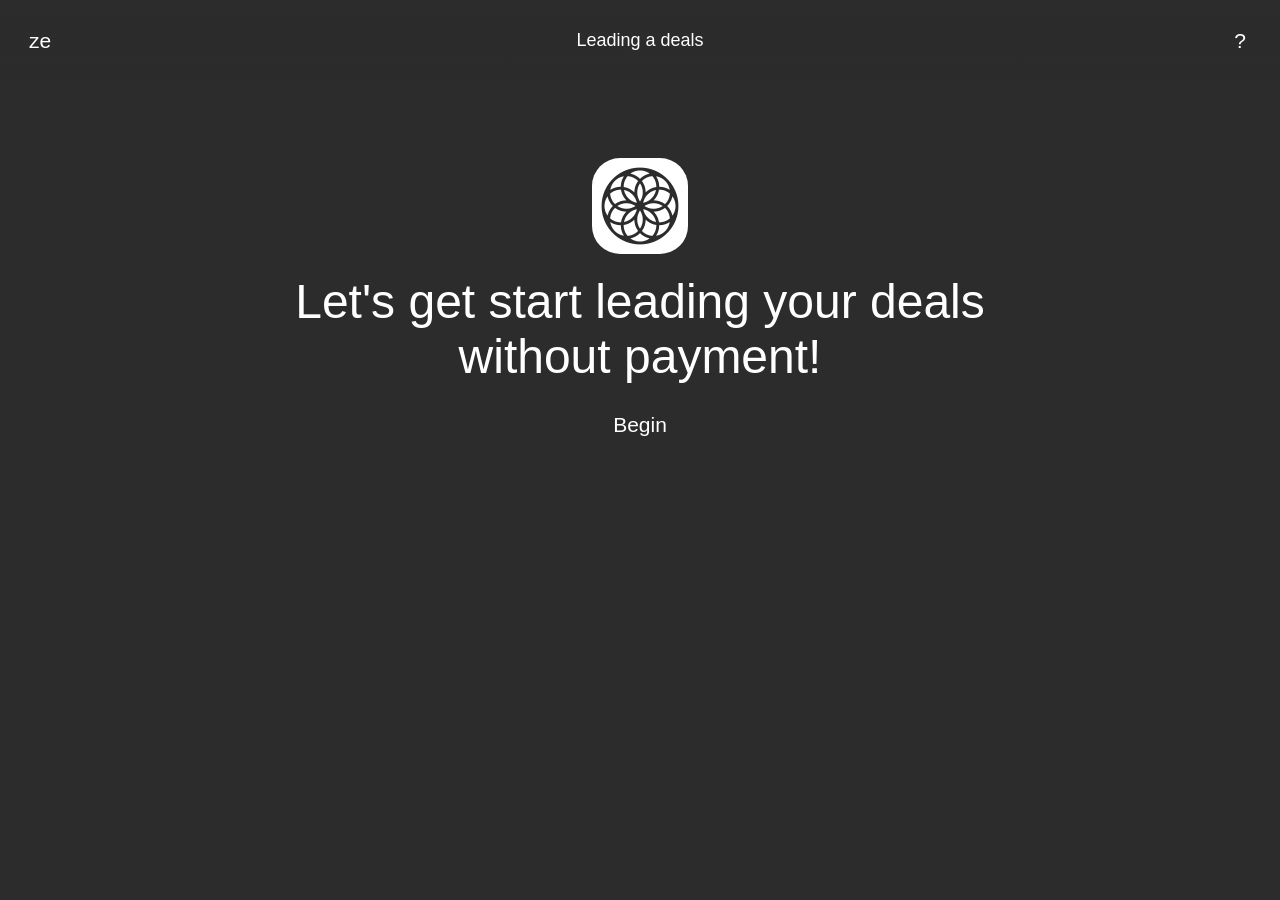
<file: deals/main.html>
<!doctype html>
<html>
    <head>
        <title>Leading a deals</title>
        <!-- Кодировка языка -->
        <meta
            charset="utf-8"
            >
        <!-- Лицо: Большое -->
        <link
            rel="apple-touch-icon"
            href="large.png"
            >
        <!-- Лицо: Маленькое -->
        <link
            rel="icon"
            href="small.png"
            >
        <!-- Тип -->
        <meta
            property="og:type"
            content="website"
            >
        <!-- Объяснение -->
        <meta
            name="description"
            content="Let's start counting and leading your usual deals now and get your profit immediately"
            >
        <!-- Обёртка -->
        <meta
            property="og:image"
            content="https://name.name/deals/preview.png">
        <!-- Ссылка -->
        <meta
            property="og:url"
            content="https://name.name/main.html"
            >
        <!-- Адаптация -->
        <meta
            name="viewport"
            content="width=device-width, initial-scale=1.0"
            >
        <style>
            :root
                 {
                /* 100% */
                --1111: #2c2c2c;
                --9191: #FFFFFF;
                /* 85% */
                --11185: #000000D9;
                --91985: #FFFFFFD9;
                /* 65% */
                --11165: #000000A6;
                --91965: #FFFFFFA6;
                /* 35% */
                --11135: #00000059;
                --91935: #FFFFFF59;
                /* 10% */
                --11110: #0000001A;
                --91910: #FFFFFF1A;
                /* 0% */
                --1110: #2c2c2c00;
                --9190: #FFFFFF00;
                }
            *
                {
                box-sizing: border-box;
                }
            a
                {
                text-decoration: none;
                color: inherit;
                }
            html
                {
                width: 100%;
                height: 100%;
                display: block;
                background: var(--1111);
                color: var(--9191);
                font-family: sans-serif;
                font-size: 21px;
                font-weight: 300;
                }
            body
                {
                width: 100%;
                 
                display: flex;
                flex-direction: column;
                align-items: center;
                 
                background: var(--111);
                 
                padding: 0px;
                margin: 0px;
                gap: 20px;
                 
                position: static;
                z-index: auto;
                }
            .space-between
                {
                width: 100%;
                 
                display: flex;
                flex-direction: row;
                justify-content: space-between;
                align-items: center;
                 
                padding-top: 18px;
                padding-right: 20px;
                padding-bottom: 18px;
                padding-left: 20px;
                 
                background: linear-gradient(to bottom, var(--1111), var(--1110));
                
                position: fixed;
                z-index: 1;
                 }
            .button
                {
                display: flex;
                align-items: center;
                justify-content: center;
                border-radius: 20px;
                overflow: hidden;
                transition: transform 0.2s ease;
                }
            .button:hover
                {
                backdrop-filter: blur(10px);
                background: var(--91910);
                }
            @media (max-width: 440px)
                {
                .space-between
                    {
                    padding-right: 30px;
                    padding-left: 30px;
                    }
                .button
                    {
                    backdrop-filter: blur(10px);
                    background: var(--91910);
                    }
                }
            </style>
        </head>
    <body>
        <!-- Верх -->
        <div
             class="space-between"
            >
                <!-- Фирма -->
                <a
                    href="../index.html"
                    class="button"
                    style=
                        "
                        height: 40px;
                        width: 40px;
                        font-size: 21px;
                        "
                    >ze
                    </a>
                <!-- Название -->
                <h1
                    style=
                        "
                        font-size: 18px;
                        font-weight: 500;
                        "
                    >Leading a deals
                    </h1>
                <!-- Продолжить -->
                <a
                    href="?/?.html"
                    class="button"
                    style=
                        "
                        height: 40px;
                        width: 40px;
                        font-size: 21px;
                        "
                    >?
                    </a>
                </div>
        <!-- Ряд -->
        <div
            style=
                "
                width: 100%;
                 
                display: flex;
                 
                margin-top: 78px;
                 
                gap: 20px;
                 
                padding-left: 20px;
                padding-right: 20px;
                 
                padding-top: 80px;
                padding-bottom: 80px;
                 
                flex-direction: column;
                justify-content: center;
                align-items: center; 
                "
            >
                <!-- Изображение -->
                <div
                    style=
                        "
                        height: 96px;
                        width: 96px;
                         
                        display: flex;
                        flex-direction: column;
                         
                        border-radius: 28px;
                        overflow: hidden;
                        "
                    >
                        <img
                            src="large.png"
                            style=
                                "
                                width: 100%;
                                display: block;
                                "
                            >
                        </div>
                <!-- Имя -->
                <h1
                    style=
                        "
                        max-width: 720px;
                         
                        font-size: 48px;
                        font-weight: 300;
                        text-align: center;
                         
                        margin: 0;
                        padding: 0;
                         
                        color: var(--9191);
                        "
                    > Let's get start leading your deals without payment!
                    </h1>
                <!-- Войти -->
                <a
                    href="services/entrance.html"
                    class="button"
                    style=
                        "
                        font-size: 21px;
                         
                        padding-top: 9px;
                        padding-right: 18px;
                        padding-bottom: 9px;
                        padding-left: 18px;
                        "
                    >Begin
                    </a>
        </body>
    </html>
</file>
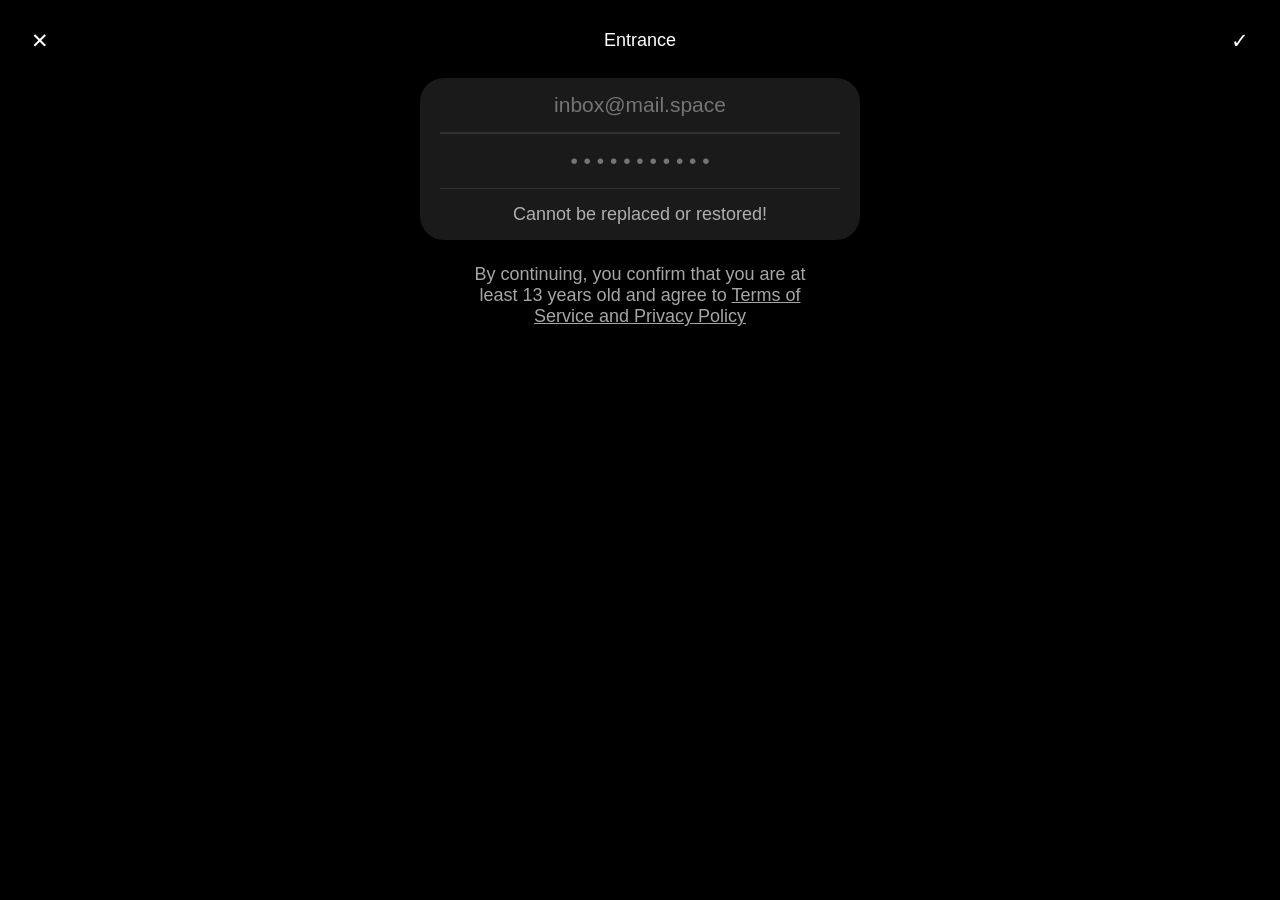
<file: entrance/entrance.html>
<!doctype html>
<html>
    <head>
        <title
            >Entrance
            </title>
        <!-- Кодировка языка -->
        <meta
            charset=
                "utf-8"
            >
        <!-- Лицо: Маленькое -->
        <link
            rel=
                "icon"
            href=
                "/content/small.png"
            >
        <!-- Веб Сайт -->
        <meta
            property=
                "og:type"
            content=
                "website"
            >
        <!-- Объяснение -->
        <meta
            name=
                "description"
            content=
                "Create or log in your personal account"
            >
        <!-- Обёртка -->
        <meta
            property=
                "og:image"
            content=
                "https://thephyrma.com/content/preview.png">
        <!-- Ссылка -->
        <meta
            property="og:url"
            content="https://thephyrma.com/entrance/entrance.html"
            >
        <!-- Адаптация -->
        <meta
            name="viewport"
            content="width=device-width, initial-scale=1.0"
            >
        <style>
            :root
                 {
                /* 100% */
                --1111: #000000;
                --9191: #FFFFFF;
                /* 85% */
                --11185: #000000D9;
                --91985: #FFFFFFD9;
                /* 65% */
                --11165: #000000A6;
                --91965: #FFFFFFA6;
                /* 35% */
                --11135: #00000059;
                --91935: #FFFFFF59;
                /* 10% */
                --11110: #0000001A;
                --91910: #FFFFFF1A;
                /* 0% */
                --1110: #00000000;
                --9190: #FFFFFF00;
                }
            *
                {
                box-sizing: border-box;
                }
            a
                {
                text-decoration: none;
                color: inherit;
                }
            html
                {
                width: 100%;
                height: 100%;
                display: block;
                background: var(--1111);
                color: var(--9191);
                font-family: sans-serif;
                font-size: 21px;
                font-weight: 300;
                }
            body
                {
                width: 100%;
                 
                display: flex;
                flex-direction: column;
                align-items: center;
                 
                background: var(--1111);
                 
                padding: 0px;
                margin: 0px;
                gap: 20px;
                 
                position: static;
                z-index: auto;
                }
            .space-between
                {
                width: 100%;
                 
                display: flex;
                flex-direction: row;
                justify-content: space-between;
                align-items: center;
                 
                padding-top: 18px;
                padding-right: 20px;
                padding-bottom: 18px;
                padding-left: 20px;
                 
                background: linear-gradient(to bottom, var(--1111), var(--1110));
                
                position: fixed;
                z-index: 1;
                 }
            .button
                {
                display: flex;
                align-items: center;
                justify-content: center;
                border-radius: 20px;
                overflow: hidden;
                transition: transform 0.2s ease;
                }
            .button:hover
                {
                backdrop-filter: blur(10px);
                background: var(--91910);
                }
            @media (max-width: 440px)
                {
                .space-between
                    {
                    padding-right: 30px;
                    padding-left: 30px;
                    }
                .button
                    {
                    backdrop-filter: blur(10px);
                    background: var(--91910);
                    }
                }
            </style>
        </head>
    <body>
        <!-- Верх -->
        <div
             class="space-between"
            >
                <!-- Вернутся -->
                <div
                    class="button"
                    style=
                        "
                        height: 40px;
                        width: 40px;
                        "
                    onclick=
                        "
                        history.back()
                        "
                        >✕
                    </div>
                <!-- Название -->
                <h1
                    style=
                        "
                        font-size: 18px;
                        font-weight: 500;
                        "
                    >Entrance
                    </h1>
                <!-- Продолжить -->
                <a
                    href="/account/account.html"
                    class="button"
                    style=
                        "
                        height: 40px;
                        width: 40px;
                        font-size: 21px;
                        "
                    >✓
                    </a>
                </div>
        <!-- Ряд -->
        <div
            style=
                "
                width: 100%;
                max-width: 440px;
                 
                display: flex;
                flex-direction: column;
                 
                border-radius: 24px;
                 
                padding: 0px;
                 
                gap: 0px;
                 
                margin-top: 78px;
                margin-left: 20px;
                margin-bottom: 2px;
                margin-right: 20px;
                 
                background: var(--91910);
                "
            >
                <!-- адрес -->
                <input
                    style=
                        "
                        width: auto;
                         
                        color: inherit;
                        font: inherit;
                        text-align: center;
                         
                        border: none;
                        border-radius: 20px;
                        outline: none;
                         
                        appearance: none;
                         
                        background-color: transparent;
                          
                        margin-top: 6px;
                        margin-right: 6px;
                        margin-bottom: 6px;
                        margin-left: 6px;
                          
                        padding-top: 9px;
                        padding-right: 14px;
                        padding-bottom: 9px;
                        padding-left: 14px;
                         
                        -webkit-appearance: none;
                        -moz-appearance: none;
                         
                        transition: background 0.2s ease;
                        "
                    onfocus=
                        "this.style.background='var(--91910)'"
                    onblur=
                        "this.style.background='transparent'"
                     type=
                        "email"
                     placeholder="inbox@mail.space"
                    >
                <!-- Черта -->
                <div
                    style=
                        "
                        height: 1.5px;
                        margin-right: 20px;
                        margin-left: 20px;
                        background: var(--91910);
                        "
                    >
                    </div>
                <!-- Ключ -->
                <input
                    style=
                        "
                        width: auto;
                         
                        color: inherit;
                        font: inherit;
                        text-align: center;
                         
                        border: none;
                        border-radius: 20px;
                        outline: none;
                        background-color: transparent;
                        appearance: none;
                          
                        margin-top: 6px;
                        margin-right: 6px;
                        margin-bottom: 6px;
                        margin-left: 6px;
                          
                        padding-top: 9px;
                        padding-right: 14px;
                        padding-bottom: 9px;
                        padding-left: 14px;
                         
                        -webkit-appearance: none;
                        -moz-appearance: none;
                        transition: background 0.2s ease;
                         
                        "
                    onfocus=
                        "this.style.background='var(--91910)'"
                    onblur=
                        "this.style.background='transparent'"
                     type="text"
                     placeholder="• • • • • • • • • • •"
                    >
                <!-- Черта -->
                <div
                    style=
                        "
                        height: 1.5px;
                        margin-right: 20px;
                        margin-left: 20px;
                        background: var(--91910);
                        "
                    >
                    </div>
                <!-- Уведомление -->
                <p
                    style=
                        "
                        font-size: 18px;
                        text-align: center;
                          
                        margin-top: 6px;
                        margin-right: 6px;
                        margin-bottom: 6px;
                        margin-left: 6px;
                          
                        padding-top: 9px;
                        padding-right: 14px;
                        padding-bottom: 9px;
                        padding-left: 14px;
                         
                        color: var(--91965);
                        "
                    >Cannot be replaced or restored!
                    </p>
                </div>
                <!-- Документики -->
                <p
                    style=
                        "
                        width: 100%;
                        max-width: 400px;
                         
                        font-size: 18px;
                        text-align: center;
                         
                        margin-top: 2px;
                        margin-left: 20px;
                        margin-bottom: 2px;
                        margin-right: 20px;
                         
                        padding-right: 20px;
                        padding-left: 20px;
                         
                        color: var(--91965);
                        "
                    >By continuing, you confirm that you are at least 13 years old and agree to
                    <a
                        href="service/documents.html"
                        style=
                            "
                            text-decoration: underline;
                            color:inherit;
                            "
                        >Terms of Service and Privacy Policy
                        </a>
                    </p>
        </body>
    </html>
</file>
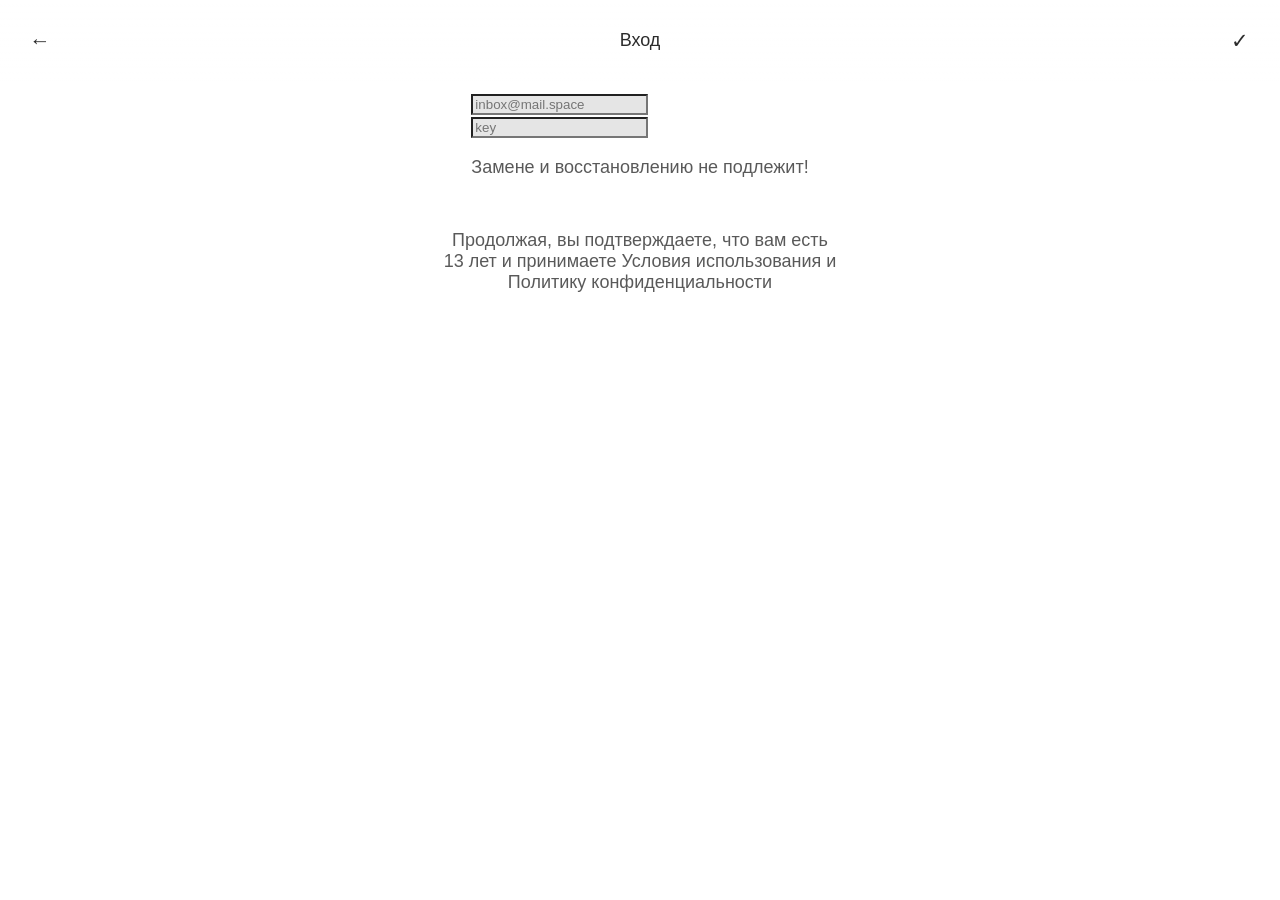
<file: services/enter.html>
<!-- Установки страницы -->
<html view="dark">
<head>
    <title>Entrance</title>
    <!-- Кодировка языка -->
    <meta
        charset="utf-8">
    <!-- Лицо: Большое -->
    <link
        rel="apple-touch-icon"
        href="pics/large.png">
    <!-- Лицо: Маленькое -->
    <link
        rel="icon"
        href="../pics/small.png">
    <!-- Веб Сайт -->
    <meta
        property="og:type"
        content="website">
    <!-- Объяснение -->
    <meta
        name="description"
        content="Create or log in tour personal account">
    <!-- Обёртка -->
    <meta
        property="og:image"
        content="https://name.name/pics/preview.png">
    <!-- Ссылка -->
    <meta
        property="og:url"
        content="https://name.name/services/entrance.html">
    <!-- Адаптация -->
    <meta
        name="viewport"
        content="width=device-width, initial-scale=1.0">
    <style>
        /* pallete */
        :root {
            /* dark */
             /* 100% */
            --000: #2c2c2c;
            --808: #FFFFFF;
             /* 85% */
            --00085: #000000D9;
            --80885: #FFFFFFD9;
             /* 65% */
            --00065: #000000A6;
            --80865: #FFFFFFA6;
             /* 35% */
            --00035: #00000059;
            --80835: #FFFFFF59;
              /* 10% */
            --00010: #0000001A;
            --80810: #FFFFFF1A;
             /* 0% */
            --0000: #2c2c2c00;
            --8080: #FFFFFF00; }
        /* light */
        html[view="light"] {
             /* 100% */
            --000: #FFFFFF;
            --808: #2c2c2c;
             /* 85% */
            --00085: #FFFFFFD9;
            --80885: #000000D9;
             /* 65% */
            --00065: #FFFFFFA6;
            --80865: #000000A6;
             /* 35% */
            --00035: #FFFFFF59;
            --80835: #00000059;
              /* 10% */
            --00010: #0000001A;
            --80810: #FFFFFF1A;
             /* 0% */
            --0000: #FFFFFF00;
            --8080: #2c2c2c00; }
        * {
            box-sizing: border-box; }
        a {
            text-decoration: none;
            color: inherit; }
        html {
            width: 100%;
            height: 100%;
            display: block;
            background: var(--000);
            color: var(--808);
            font-family: sans-serif;
            font-size: 21px;
            font-weight: 300; }
        body {
            width: 100%;
            display: flex;
            flex-direction: column;
            align-items: center;
            background: var(--000);
            padding: 0px;
            margin: 0px;
            gap: 0px;
            position: static;
            z-index: auto; }
        .space-between {
            width: 100%;
            display: flex;
            flex-direction: row;
            justify-content: space-between;
            align-items: center;
             
            padding-top: 18px;
            padding-right: 20px;
            padding-bottom: 18px;
            padding-left: 20px;
             
            background: linear-gradient(to bottom, var(--000), var(--0000));
            
            position: fixed;
            z-index: 1; }
        .button {
            display: flex;
            align-items: center;
            justify-content: center;
            border-radius: 20px;
            overflow: hidden;
            transition: transform 0.2s ease; }
        .button:hover {
            backdrop-filter: blur(10px);
            background: var(--80810); }
        /* Смена вида */
        html[view="light"] .button:hover {
            background: var(--00010); }
        @media (max-width: 440px) {
            .space-between {
                padding-right: 20px;
                padding-left: 20px; }
            .button {
                backdrop-filter: blur(10px);
                background: var(--0010); }
    </style>
    <script>
        // применить тему при загрузке
        (function () {
            const saved = localStorage.getItem('view');
            if (saved) {
                document.documentElement.setAttribute('view', saved);
            } else {
                const prefersDark = window.matchMedia('(prefers-color-scheme: dark)').matches;
                document.documentElement.setAttribute('view', prefersDark ? 'dark' : 'light'); }
        // следить за сменой темы устройства
        const media = window.matchMedia('(prefers-color-scheme: dark)');
            media.addEventListener('change', (e) => {
                 if (!localStorage.getItem('view')) {
                document.documentElement.setAttribute('view', e.matches ? 'dark' : 'light'); }
            });
        })();
    </script>
</head>
<body>
    <!-- Верх -->
    <div
         class="space-between">
            <!-- Вернутся -->
            <div
                class="button"
                style="
                    height: 40px;
                    width: 40px;"
                onclick="
                    history.back()"
                    >←
                </div>
            <!-- Название -->
            <h1
                style="
                    font-size: 18px;
                    font-weight: 500;">
                Вход
                </h1>
            <!-- Продолжить -->
            <a
                href="services/account.html"
                class="button"
                style="
                    height: 40px;
                    width: 40px;
                    font-size: 21px;">
                ✓</a>
            </div>
    <!-- Ряд -->
    <div
        style="
            border-radius: 28px;
            padding-top: 16px;
            padding-right: 20px;
            padding-bottom: 16px;
            padding-left: 20px;
            background: var(--80810);
            margin-top: 78px;
            max-width: 400px;">
        <!-- Имя -->
        <input
            style="
                color: var(--00035);
                background: var(--00010);"
             type="text"
             placeholder="inbox@mail.space">
        <!-- Черта -->
        <div
            style="
                height: 1.5px;
                width: 100%;
                background: var(--80810);"></div>
        <!-- Ключ -->
        <input
            style="
                color: var(--00035);
                background: var(--00010);"
             type="text"
             placeholder="key">
        <!-- Черта -->
        <div
            style="
                height: 1.5px;
                width: 100%;
                background: var(--80810);"></div>
        <!-- Уведомление -->
        <p
            style="
                font-size: 18px;
                text-align: center;
                color: var(--80865);">
            Замене и восстановлению не подлежит!
            </p>
        </div>
        <p
            style="
                font-size: 18px;
                text-align: center;
                max-width: 400px;
                color: var(--80865);">
            Продолжая, вы подтверждаете, что вам есть 13 лет и принимаете
            <a
                href="documents.html"
                style="
                    text-decoration:none;
                    color:inherit;">
                Условия использования и Политику конфиденциальности
                </a>
            </p>
</body>
</html>
</file>
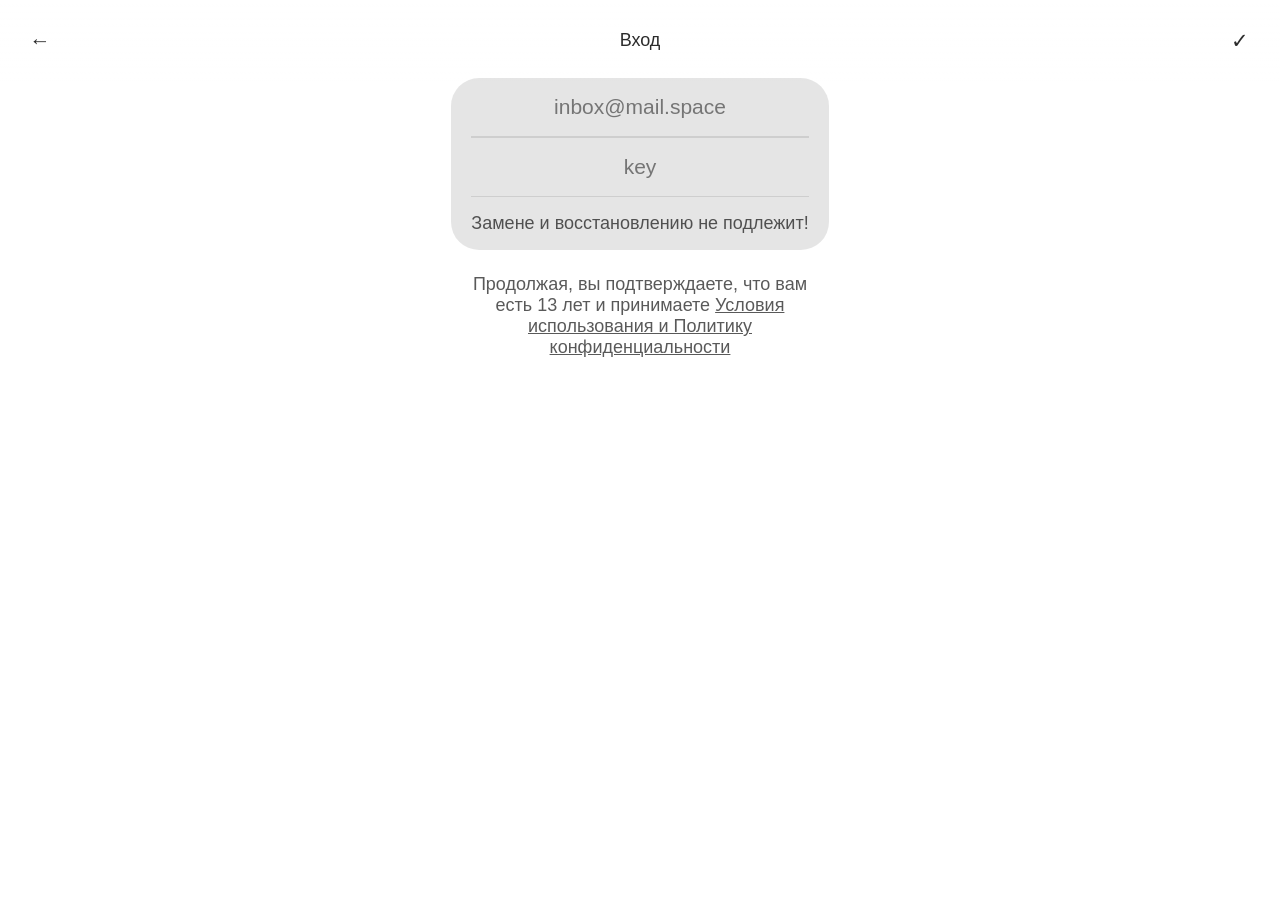
<file: services/entrance.html>
<!-- Установки страницы -->
<html view="dark">
<head>
    <title>Entrance</title>
    <!-- Кодировка языка -->
    <meta
        charset="utf-8">
    <!-- Кодировки цветов -->
    <link
        rel="stylesheet"
        href="../server/colors.css">
    <!-- Лицо: Большое -->
    <link
        rel="apple-touch-icon"
        href="pics/large.png">
    <!-- Лицо: Маленькое -->
    <link
        rel="icon"
        href="../pics/small.png">
    <!-- Веб Сайт -->
    <meta
        property="og:type"
        content="website">
    <!-- Объяснение -->
    <meta
        name="description"
        content="Create or log in tour personal account">
    <!-- Обёртка -->
    <meta
        property="og:image"
        content="https://name.name/pics/preview.png">
    <!-- Ссылка -->
    <meta
        property="og:url"
        content="https://name.name/services/entrance.html">
    <!-- Адаптация -->
    <meta
        name="viewport"
        content="width=device-width, initial-scale=1.0">
    <style>
        * {
            box-sizing: border-box; }
        a {
            text-decoration: none;
            color: inherit; }
        html {
            width: 100%;
            height: 100%;
            display: block;
            background: var(--000);
            color: var(--808);
            font-family: sans-serif;
            font-size: 21px;
            font-weight: 300; }
        body {
            width: 100%;
            display: flex;
            flex-direction: column;
            align-items: center;
            background: var(--000);
            padding: 0px;
            margin: 0px;
            gap: 20px;
            position: static;
            z-index: auto; }
        .space-between {
            width: 100%;
            display: flex;
            flex-direction: row;
            justify-content: space-between;
            align-items: center;
             
            padding-top: 18px;
            padding-right: 20px;
            padding-bottom: 18px;
            padding-left: 20px;
             
            background: linear-gradient(to bottom, var(--000), var(--0000));
            
            position: fixed;
            z-index: 1; }
        .button {
            display: flex;
            align-items: center;
            justify-content: center;
            border-radius: 20px;
            overflow: hidden;
            transition: transform 0.2s ease; }
        .button:hover {
            backdrop-filter: blur(10px);
            background: var(--80810); }
        /* Смена вида */
        html[view="light"] .button:hover {
            background: var(--00010); }
        @media (max-width: 440px) {
            .space-between {
                padding-right: 30px;
                padding-left: 30px; }
            .button {
                backdrop-filter: blur(10px);
                background: var(--80810); }
    </style>
    <script>
        // применить тему при загрузке
        (function () {
            const saved = localStorage.getItem('view');
            if (saved) {
                document.documentElement.setAttribute('view', saved);
            } else {
                const prefersDark = window.matchMedia('(prefers-color-scheme: dark)').matches;
                document.documentElement.setAttribute('view', prefersDark ? 'dark' : 'light'); }
        // следить за сменой темы устройства
        const media = window.matchMedia('(prefers-color-scheme: dark)');
            media.addEventListener('change', (e) => {
                 if (!localStorage.getItem('view')) {
                document.documentElement.setAttribute('view', e.matches ? 'dark' : 'light'); }
            });
        })();
    </script>
</head>
<body>
    <!-- Верх -->
    <div
         class="space-between">
            <!-- Вернутся -->
            <div
                class="button"
                style="
                    height: 40px;
                    width: 40px;"
                onclick="
                    history.back()"
                    >←
                </div>
            <!-- Название -->
            <h1
                style="
                    font-size: 18px;
                    font-weight: 500;">
                Вход
                </h1>
            <!-- Продолжить -->
            <a
                href="services/account.html"
                class="button"
                style="
                    height: 40px;
                    width: 40px;
                    font-size: 21px;">
                ✓</a>
            </div>
    <!-- Ряд -->
    <div
        style="
            display: flex;
            flex-direction: column;
            gap: 16px;
            border-radius: 28px;
            padding-top: 16px;
            padding-right: 20px;
            padding-bottom: 16px;
            padding-left: 20px;
            margin-top: 78px;
            margin-left: 20px;
            margin-bottom: 2px;
            margin-right: 20px;
            background: var(--80810);
            max-width: 440px;">
        <!-- Имя -->
        <input
            style="
                width: 100%;
                color: inherit;
                font: inherit;
                text-align: center;
                border: none;
                outline: none;
                background: transparent;"
                appearance: none;
                -webkit-appearance: none;
                -moz-appearance: none;
             type="text"
             placeholder="inbox@mail.space">
        <!-- Черта -->
        <div
            style="
                height: 1.5px;
                width: 100%;
                background: var(--80810);"></div>
        <!-- Ключ -->
        <input
            style="
                width: 100%;
                color: inherit;
                font: inherit;
                text-align: center;
                border: none;
                outline: none;
                background: transparent;"
                appearance: none;
                -webkit-appearance: none;
                -moz-appearance: none;
             type="text"
             placeholder="key">
        <!-- Черта -->
        <div
            style="
                height: 1.5px;
                width: 100%;
                background: var(--80810);"></div>
        <!-- Уведомление -->
        <p
            style="
                font-size: 18px;
                text-align: center;
                margin: 0;
                padding: 0;
                color: var(--80865);">
            Замене и восстановлению не подлежит!
            </p>
        </div>
        <p
            style="
                width: 100%;
                font-size: 18px;
                text-align: center;
                margin-top: 2px;
                margin-left: 20px;
                margin-bottom: 2px;
                margin-right: 20px;
                padding-right: 20px;
                padding-left: 20px;
                max-width: 400px;
                color: var(--80865);">
            Продолжая, вы подтверждаете, что вам есть 13 лет и принимаете
            <a
                href="documents.html"
                style="
                    text-decoration: underline;
                    color:inherit;">
                Условия использования и Политику конфиденциальности
                </a>
            </p>
</body>
</html>
</file>
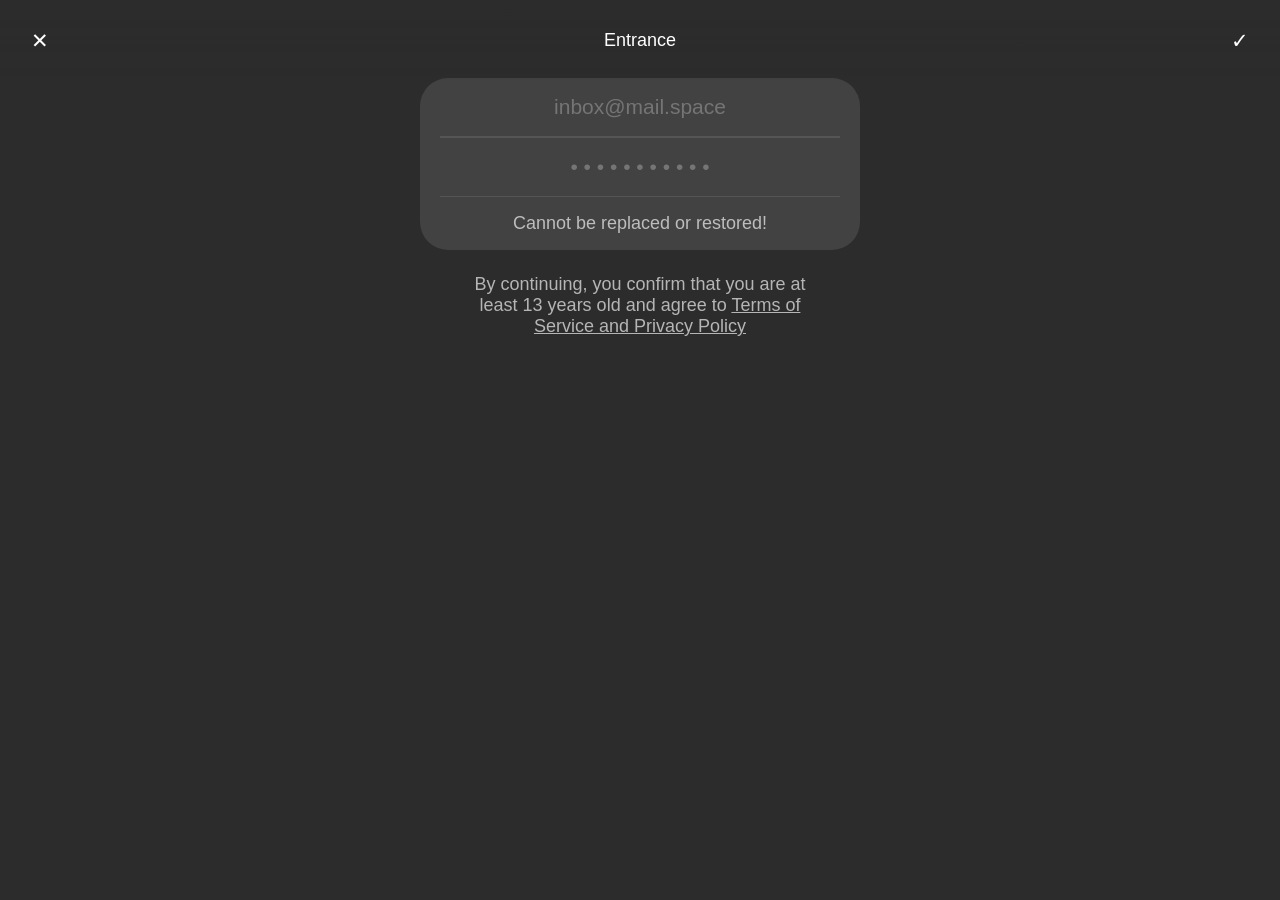
<file: deals/services/entrance.html>
<!doctype html>
<html>
    <head>
        <title>Entrance</title>
        <!-- Кодировка языка -->
        <meta
            charset="utf-8"
            >
        <!-- Лицо: Большое -->
        <link
            rel="apple-touch-icon"
            href="../large.png"
            >
        <!-- Лицо: Маленькое -->
        <link
            rel="icon"
            href="../small.png"
            >
        <!-- Веб Сайт -->
        <meta
            property="og:type"
            content="website"
            >
        <!-- Объяснение -->
        <meta
            name="description"
            content="Create or log in your personal account"
            >
        <!-- Обёртка -->
        <meta
            property="og:image"
            content="https://name.name/deals/preview.png">
        <!-- Ссылка -->
        <meta
            property="og:url"
            content="https://name.name/services/entrance.html"
            >
        <!-- Адаптация -->
        <meta
            name="viewport"
            content="width=device-width, initial-scale=1.0"
            >
        <style>
            :root
                 {
                /* 100% */
                --1111: #2c2c2c;
                --9191: #FFFFFF;
                /* 85% */
                --11185: #000000D9;
                --91985: #FFFFFFD9;
                /* 65% */
                --11165: #000000A6;
                --91965: #FFFFFFA6;
                /* 35% */
                --11135: #00000059;
                --91935: #FFFFFF59;
                /* 10% */
                --11110: #0000001A;
                --91910: #FFFFFF1A;
                /* 0% */
                --1110: #2c2c2c00;
                --9190: #FFFFFF00;
                }
            *
                {
                box-sizing: border-box;
                }
            a
                {
                text-decoration: none;
                color: inherit;
                }
            html
                {
                width: 100%;
                height: 100%;
                display: block;
                background: var(--1111);
                color: var(--9191);
                font-family: sans-serif;
                font-size: 21px;
                font-weight: 300;
                }
            body
                {
                width: 100%;
                 
                display: flex;
                flex-direction: column;
                align-items: center;
                 
                background: var(--1111);
                 
                padding: 0px;
                margin: 0px;
                gap: 20px;
                 
                position: static;
                z-index: auto;
                }
            .space-between
                {
                width: 100%;
                 
                display: flex;
                flex-direction: row;
                justify-content: space-between;
                align-items: center;
                 
                padding-top: 18px;
                padding-right: 20px;
                padding-bottom: 18px;
                padding-left: 20px;
                 
                background: linear-gradient(to bottom, var(--1111), var(--1110));
                
                position: fixed;
                z-index: 1;
                 }
            .button
                {
                display: flex;
                align-items: center;
                justify-content: center;
                border-radius: 20px;
                overflow: hidden;
                transition: transform 0.2s ease;
                }
            .button:hover
                {
                backdrop-filter: blur(10px);
                background: var(--91910);
                }
            @media (max-width: 440px)
                {
                .space-between
                    {
                    padding-right: 30px;
                    padding-left: 30px;
                    }
                .button
                    {
                    backdrop-filter: blur(10px);
                    background: var(--91910);
                    }
                }
            </style>
        </head>
    <body>
        <!-- Верх -->
        <div
             class="space-between"
            >
                <!-- Вернутся -->
                <div
                    class="button"
                    style=
                        "
                        height: 40px;
                        width: 40px;
                        "
                    onclick=
                        "
                        history.back()
                        "
                        >✕
                    </div>
                <!-- Название -->
                <h1
                    style=
                        "
                        font-size: 18px;
                        font-weight: 500;
                        "
                    >Entrance
                    </h1>
                <!-- Продолжить -->
                <a
                    href="services/account.html"
                    class="button"
                    style=
                        "
                        height: 40px;
                        width: 40px;
                        font-size: 21px;
                        "
                    >✓
                    </a>
                </div>
        <!-- Ряд -->
        <div
            style=
                "
                width: 100%;
                max-width: 440px;
                 
                display: flex;
                flex-direction: column;
                 
                border-radius: 28px;
                 
                padding-top: 16px;
                padding-right: 20px;
                padding-bottom: 16px;
                padding-left: 20px;
                 
                gap: 16px;
                 
                margin-top: 78px;
                margin-left: 20px;
                margin-bottom: 2px;
                margin-right: 20px;
                 
                background: var(--91910);
                "
            >
                <!-- Имя -->
                <input
                    style=
                        "
                        width: 100%;
                         
                        color: inherit;
                        font: inherit;
                        text-align: center;
                         
                        border: none;
                        outline: none;
                        appearance: none;
                         
                        -webkit-appearance: none;
                        -moz-appearance: none;
                         
                        background: transparent;
                        "
                     type="text"
                     placeholder="inbox@mail.space"
                    >
                <!-- Черта -->
                <div
                    style=
                        "
                        height: 1.5px;
                        width: 100%;
                        background: var(--91910);
                        "
                    >
                    </div>
                <!-- Ключ -->
                <input
                    style=
                        "
                        width: 100%;
                         
                        color: inherit;
                        font: inherit;
                        text-align: center;
                         
                        border: none;
                        outline: none;
                         
                        background: transparent;
                         
                        appearance: none;
                        -webkit-appearance: none;
                        -moz-appearance: none;
                        "
                     type="text"
                     placeholder="• • • • • • • • • • •"
                    >
                <!-- Черта -->
                <div
                    style=
                        "
                        height: 1.5px;
                        width: 100%;
                        background: var(--91910);
                        "
                    >
                    </div>
                <!-- Уведомление -->
                <p
                    style=
                        "
                        font-size: 18px;
                        text-align: center;
                         
                        margin: 0;
                        padding: 0;
                         
                        color: var(--91965);
                        "
                    >Cannot be replaced or restored!
                    </p>
                </div>
                <!-- Документики -->
                <p
                    style=
                        "
                        width: 100%;
                        max-width: 400px;
                         
                        font-size: 18px;
                        text-align: center;
                         
                        margin-top: 2px;
                        margin-left: 20px;
                        margin-bottom: 2px;
                        margin-right: 20px;
                         
                        padding-right: 20px;
                        padding-left: 20px;
                         
                        color: var(--91965);
                        "
                    >By continuing, you confirm that you are at least 13 years old and agree to
                    <a
                        href="service/documents.html"
                        style=
                            "
                            text-decoration: underline;
                            color:inherit;
                            "
                        >Terms of Service and Privacy Policy
                        </a>
                    </p>
        </body>
    </html>
</file>
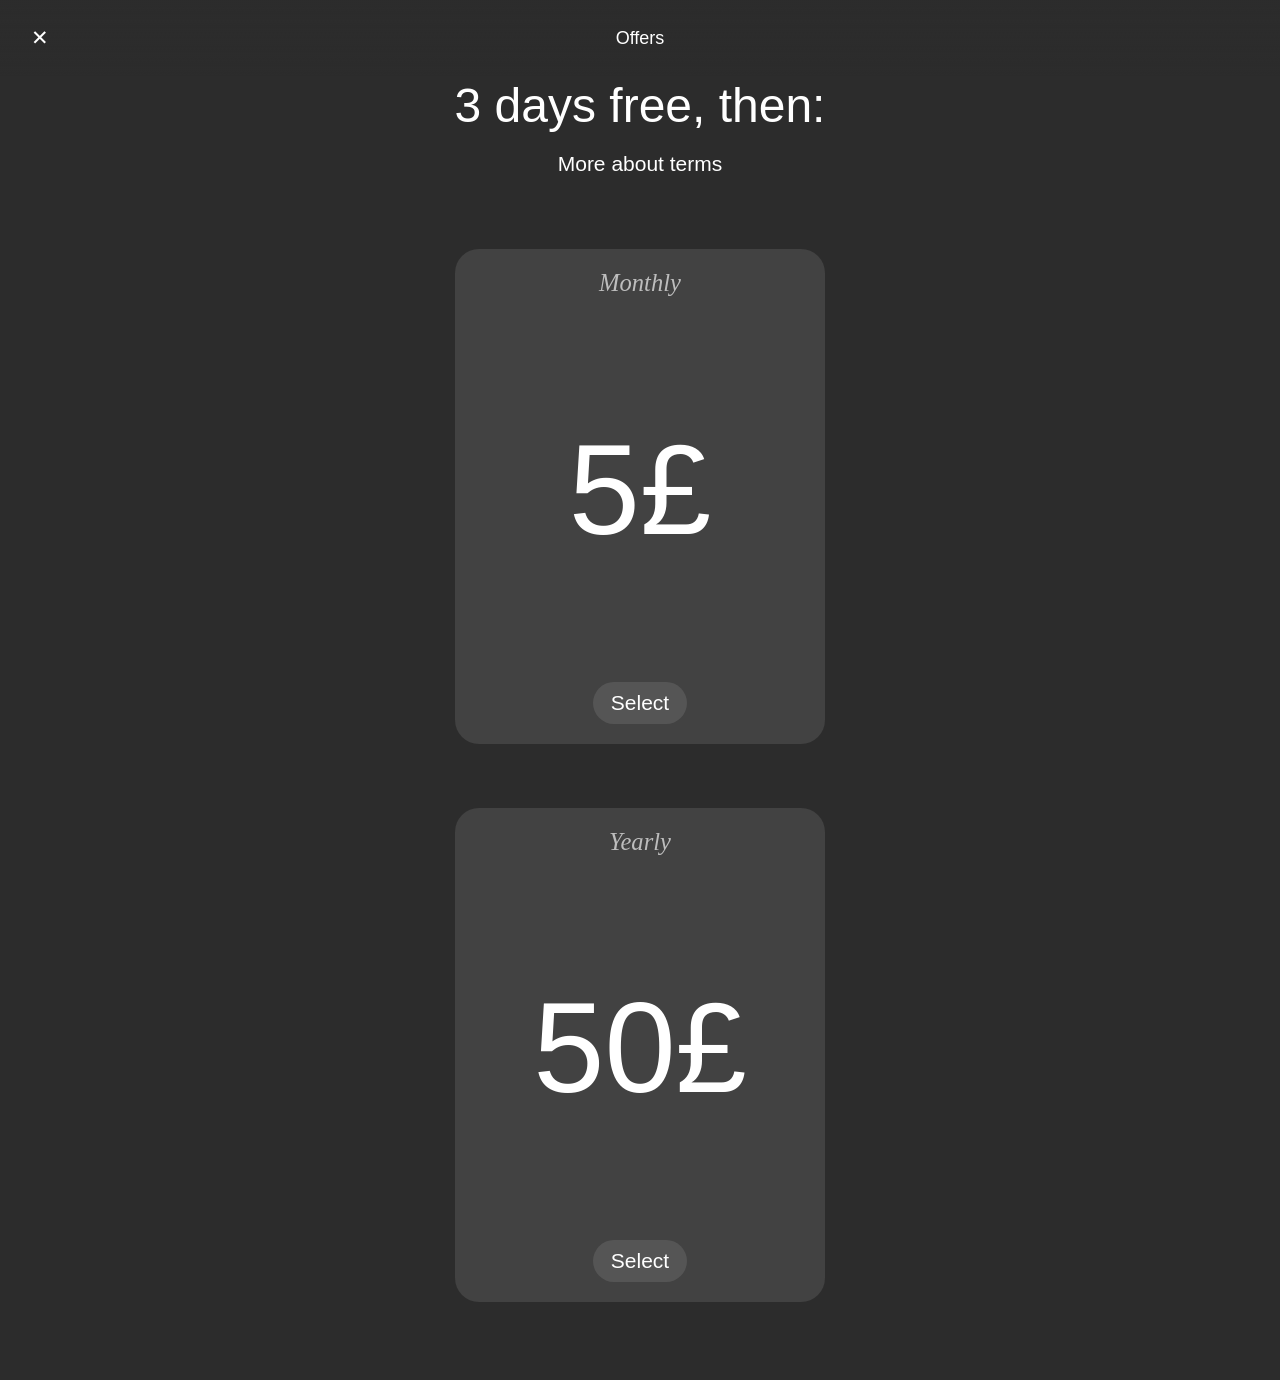
<file: applications/deals/offers/deals.html>
<!doctype html>
<html>
    <head>
        <title
            >Offers
            </title>
        <!-- Кодировка языка -->
        <meta
            charset=
                "utf-8"
            >
        <!-- Открытая рука -->
        <link
            rel=
                "manifest"
            href=
                "../manifest.json"
            >
        <!-- Лицо: Большое -->
        <link
            rel=
                "apple-touch-icon"
            href=
                "../content/large.png"
            >
        <!-- Лицо: Маленькое -->
        <link
            rel=
                "icon"
            href=
                "../../../content/small.png"
            >
        <!-- Тип -->
        <meta
            property=
                "og:type"
            content=
                "website"
            >
        <!-- Объяснение -->
        <meta
            property=
                "og:description"
            content=
                ""
            >
        <!-- Обёртка -->
        <meta
            property=
                "og:image"
            content=
                "https://thephyrma.com/applications/deals/content/preview.png"
            >
        <!-- Ссылка -->
        <meta
            property=
                "og:url"
            content=
                "https://thephyrma.com/applications/deals/offers/deals.html"
            >
        <!-- Адаптация -->
        <meta
            name=
                "viewport"
            content=
                "width=device-width, initial-scale=1.0"
            >
        <style>
            :root
                 {
                /* 100% */
                --1111: #2c2c2c;
                --9191: #FFFFFF;
                /* 85% */
                --11185: #000000D9;
                --91985: #FFFFFFD9;
                /* 65% */
                --11165: #000000A6;
                --91965: #FFFFFFA6;
                /* 35% */
                --11135: #00000059;
                --91935: #FFFFFF59;
                /* 10% */
                --11110: #0000001A;
                --91910: #FFFFFF1A;
                /* 0% */
                --1110: #2c2c2c00;
                --9190: #FFFFFF00;
                }
            *
                {
                box-sizing: border-box;
                margin: 0;
                padding: 0;
                }
            a
                {
                text-decoration: none;
                color: inherit;
                }
            html
                {
                width: 100%;
                height: 100%;
                display: block;
                background: var(--1111);
                color: var(--9191);
                font-family: sans-serif;
                font-size: 21px;
                font-weight: 300;
                }
            body
                {
                width: 100%;
                 
                display: flex;
                flex-direction: column;
                align-items: center;
                 
                background: var(--111);
                 
                padding: 0px;
                margin: 0px;
                gap: 20px;
                 
                position: static;
                z-index: auto;
                }
            .space-between
                {
                width: 100%;
                 
                display: flex;
                flex-direction: row;
                justify-content: space-between;
                align-items: center;
                 
                padding-top: 18px;
                padding-right: 20px;
                padding-bottom: 18px;
                padding-left: 20px;
                 
                background: linear-gradient(to bottom, var(--1111), var(--1110));
                
                position: fixed;
                z-index: 1;
                 }
            .button
                {
                display: inline-flex;
                align-items: center;
                justify-content: center;
                border-radius: 20px;
                overflow: hidden;
                transition: transform 0.2s ease;
                }
            .button:hover
                {
                backdrop-filter: blur(10px);
                background: var(--91910);
                }
            @media (max-width: 440px)
                {
                .space-between
                    {
                    padding-right: 30px;
                    padding-left: 30px;
                    }
                .button
                    {
                    backdrop-filter: blur(10px);
                    background: var(--91910);
                    }
                }
            </style>
        </head>
    <body>
        <!-- Верх -->
        <div
             class="space-between"
            >
                <!-- Вернутся -->
                <div
                    class="button"
                    style=
                        "
                        height: 40px;
                        width: 40px;
                        "
                    onclick=
                        "
                        history.back()
                        "
                        >✕
                    </div>
                <!-- Название -->
                <h1
                    style=
                        "
                        font-size: 18px;
                        font-weight: 500;
                        "
                    >Offers
                    </h1>
                <!-- Продолжить -->
                <a
                    style=
                        "
                        height: 40px;
                        width: 40px;
                        "
                    >
                    </a>
                </div>
        <!-- Ряд -->
        <div
            style=
                "
                 
                display: flex;
                flex-direction: column;
                justify-content: center;
                align-items: center;
                 
                padding: 0px;
                 
                gap: 64px;
                 
                margin-top: 78px;
                margin-left: 20px;
                margin-bottom: 78px;
                margin-right: 20px;
                 
                "
            >
                <div
                    style=
                        "
                         
                        display: flex;
                        flex-direction: column;
                        justify-content: center;
                        align-items: center;
                         
                        padding: 0px;
                         
                        gap: 10px;
                         
                        "
                    >
                        <!-- 3 дня без оплаты -->
                        <h1
                            style=
                                "
                                max-width: 720px;
                                 
                                font-size: 48px;
                                font-weight: 200;
                                "
                            >
                                3 days free, then:
                            </h1>
                        <!-- Подробнее о условиях -->
                        <a
                            href="documents/terms.html"
                            class="button"
                            style=
                                "
                                font-size: 21px;
                                 
                                padding-top: 9px;
                                padding-right: 18px;
                                padding-bottom: 9px;
                                padding-left: 18px;
                                "
                            >More about terms
                            </a>
                    </div>
                <!-- Ежемесячно -->
                <div
                    style=
                        "
                        width: 100%;
                        max-width: 400px;
                        aspect-ratio: 3 / 4;
                         
                        display: flex;
                        flex-direction: column;
                        justify-content: space-between;
                        align-items: center;
                         
                        border-radius: 24px;
                         
                        padding: 20px;
                         
                        background: var(--91910);
                         
                        transition: transform 0.6s ease;
                        "
                    onmouseover="this.style.transform='scale(1.1)'"
                    onmouseout="this.style.transform='scale(1)'"
                    >
                        <!-- Мера -->
                        <h3
                            style=
                                "
                                margin: 0;
                                font-family: serif;
                                font-weight: 500;
                                font-style: italic;
                                color: var(--91965);
                                "
                            >
                                Monthly
                                </h3>
                        <!-- Сумма -->
                        <h3
                            style=
                                "
                                margin: 0;
                                font-family: sans-serif;
                                font-weight: 100;
                                font-size: 128px;
                                "
                            >
                                5£
                                </h3>
                        <!-- Выбрать -->
                        <a
                            href="#"
                            style=
                                "
                                display: inline-flex;
                                align-items: center;
                                justify-content: center;
                                 
                                font-size: 21px;
                                border-radius: 24px;
                                 
                                padding-top: 9px;
                                padding-right: 18px;
                                padding-bottom: 9px;
                                padding-left: 18px;
                                 
                                background: var(--91910);
                                "
                            >Select
                            </a>
                    </div>
                <!-- Ежегодно -->
                <div
                    style=
                        "
                        width: 100%;
                        max-width: 400px;
                        aspect-ratio: 3 / 4;
                         
                        display: flex;
                        flex-direction: column;
                        justify-content: space-between;
                        align-items: center;
                         
                        border-radius: 24px;
                         
                        padding: 20px;
                         
                        background: var(--91910);
                         
                        transition: transform 0.6s ease;
                        "
                    onmouseover="this.style.transform='scale(1.1)'"
                    onmouseout="this.style.transform='scale(1)'"
                    >
                        <!-- Мера -->
                        <h3
                            style=
                                "
                                margin: 0;
                                font-family: serif;
                                font-weight: 500;
                                font-style: italic;
                                color: var(--91965);
                                "
                            >
                                Yearly
                                </h3>
                        <!-- Сумма -->
                        <h3
                            style=
                                "
                                margin: 0;
                                font-family: sans-serif;
                                font-weight: 100;
                                font-size: 128px;
                                "
                            >
                                50£
                                </h3>
                        <!-- Выбрать -->
                        <a
                            href="#"
                            style=
                                "
                                display: inline-flex;
                                align-items: center;
                                justify-content: center;
                                 
                                font-size: 21px;
                                border-radius: 24px;
                                 
                                padding-top: 9px;
                                padding-right: 18px;
                                padding-bottom: 9px;
                                padding-left: 18px;
                                 
                                background: var(--91910);
                                "
                            >Select
                            </a>
                    </div>
            </div>
        </body>
    </html>
</file>
<file: server/colors.css>
/* pallete */
:root {
    /* dark */
     /* 100% */
    --000: #2c2c2c;
    --808: #FFFFFF;
     /* 85% */
    --00085: #000000D9;
    --80885: #FFFFFFD9;
     /* 65% */
    --00065: #000000A6;
    --80865: #FFFFFFA6;
     /* 35% */
    --00035: #00000059;
    --80835: #FFFFFF59;
      /* 10% */
    --00010: #0000001A;
    --80810: #FFFFFF1A;
     /* 0% */
    --0000: #2c2c2c00;
    --8080: #FFFFFF00; }
/* light */
html[view="light"] {
     /* 100% */
    --000: #FFFFFF;
    --808: #2c2c2c;
     /* 85% */
    --00085: #FFFFFFD9;
    --80885: #000000D9;
     /* 65% */
    --00065: #FFFFFFA6;
    --80865: #000000A6;
     /* 35% */
    --00035: #FFFFFF59;
    --80835: #00000059;
      /* 10% */
    --00010: #FFFFFF1A;
    --80810: #0000001A;
     /* 0% */
    --0000: #FFFFFF00;
    --8080: #2c2c2c00; }
</file>
